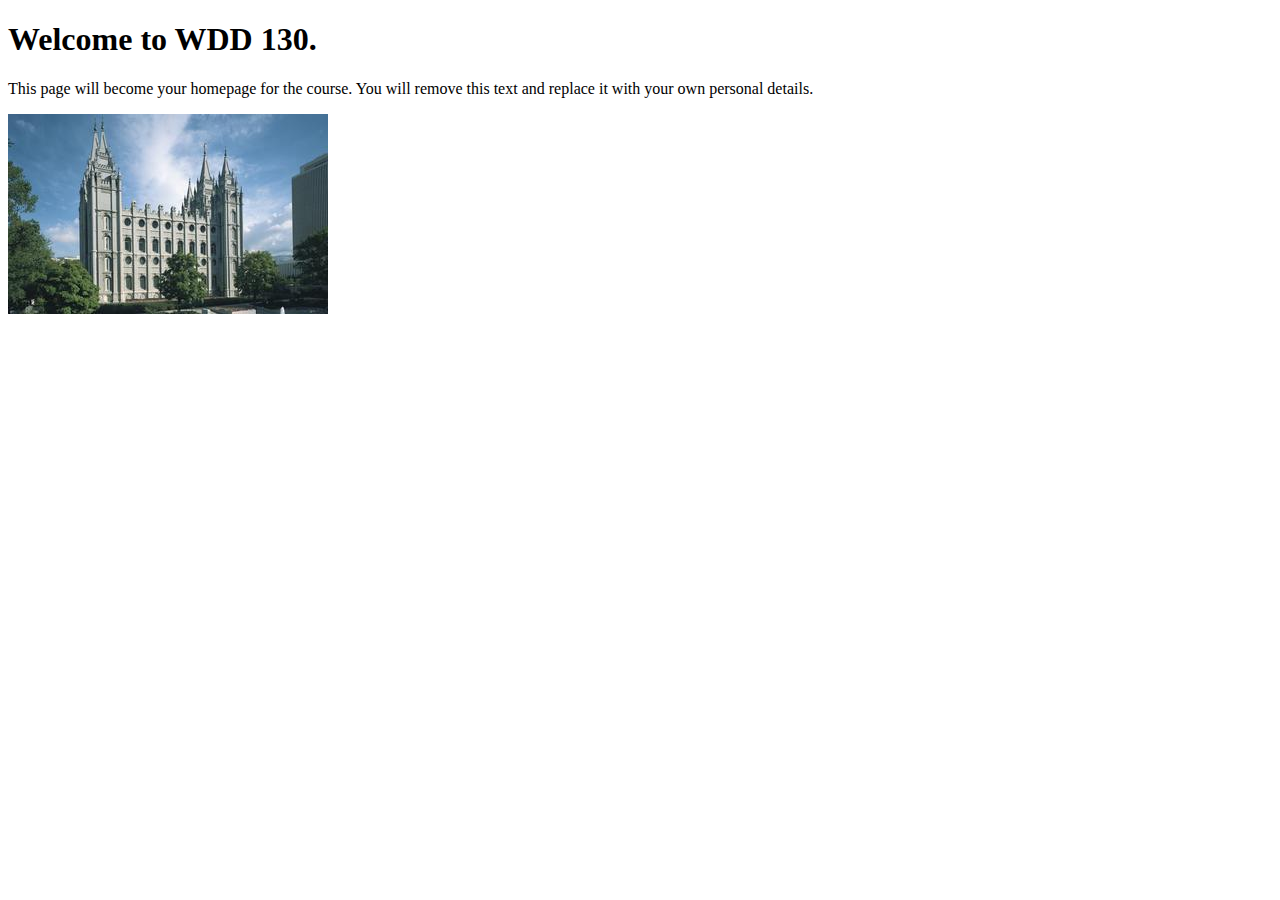
<file: index.html>
<!DOCTYPE html>
<html lang="en">
<head>
    <meta charset="UTF-8">
    <meta name="viewport" content="width=device-width, initial-scale=1.0">
    <title>WDD 130 | Personal Homepage</title>
</head>
<body>
    <h1>Welcome to WDD 130.</h1>
    <p>This page will become your homepage for the course. You will remove this text and replace it with your own personal details.</p>

    <img src="images/salt-lake-temple.jpg" alt="The Salt Lake Temple.">
</body>
</html>
</file>
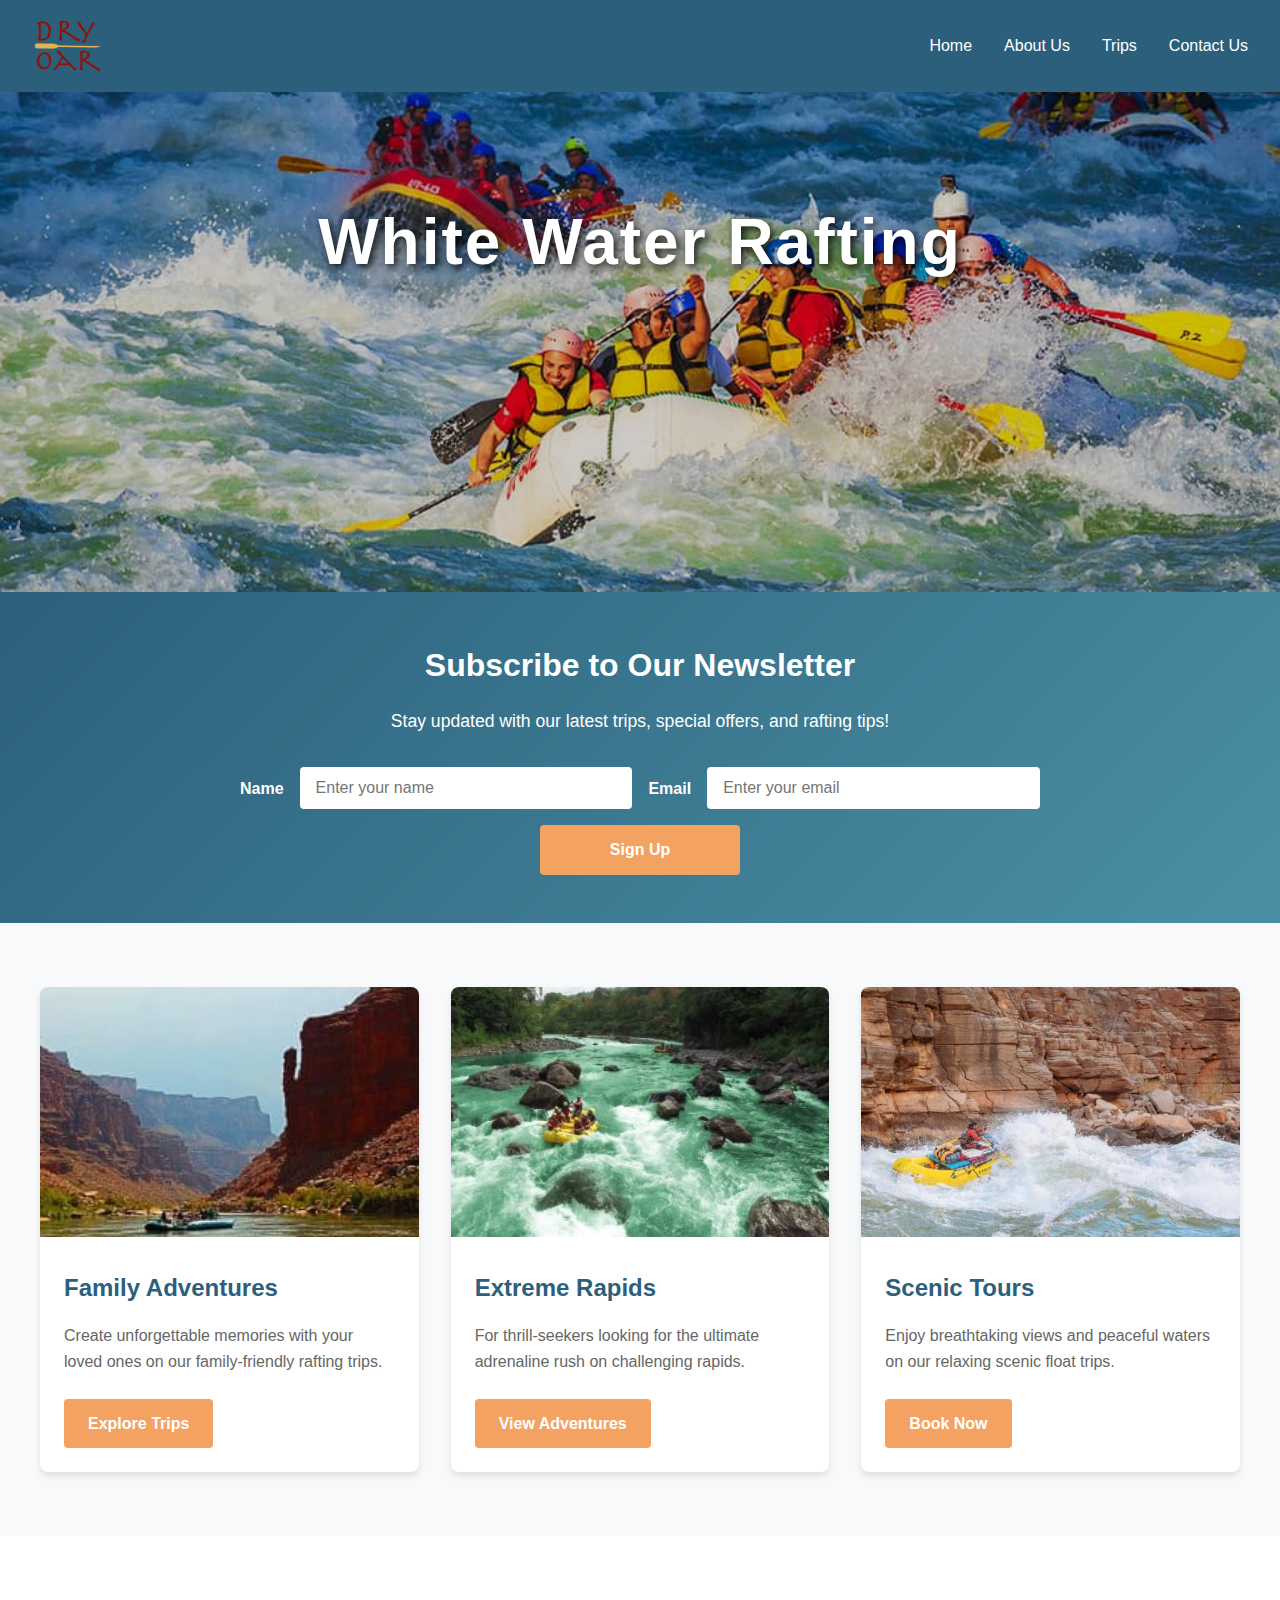
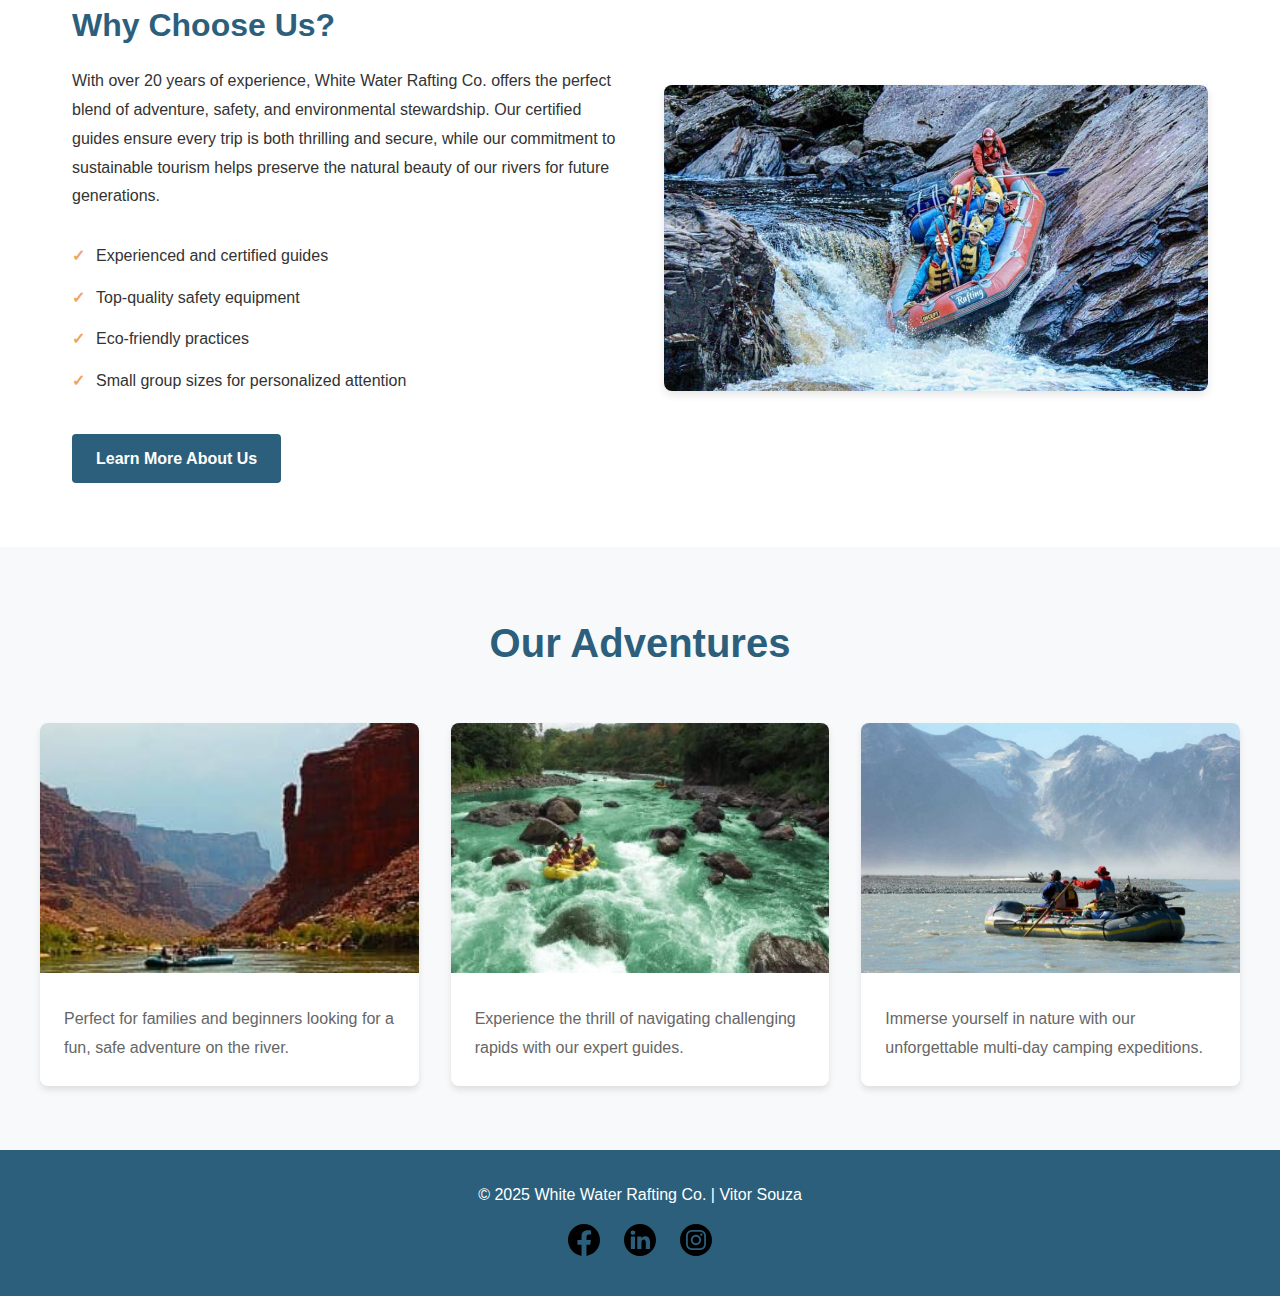
<file: wwr/index.html>
<!DOCTYPE html>
<html lang="en">

<head>
    <meta charset="UTF-8">
    <meta name="viewport" content="width=device-width, initial-scale=1.0">
    <meta name="description"
        content="Experience thrilling white water rafting adventures with our expert guides. Book your unforgettable rafting trip today!">
    <meta name="author" content="Vitor Souza">
    <title>Home - White Water Rafting Co.</title>
    <link rel="stylesheet" href="styles/rafting.css">
</head>

<body>
    <header>
        <img src="images/logo.png" alt="Rafting Company Logo" class="logo">
        <nav>
            <a href="index.html">Home</a>
            <a href="about.html">About Us</a>
            <a href="trips.html">Trips</a>
            <a href="contact.html">Contact Us</a>
        </nav>
    </header>

    <main>
        <div class="hero">
            <img src="images/hero-image.jpg" alt="White Water Rafting Adventure">
            <h1>White Water Rafting</h1>
        </div>

        <section class="newsletter">
            <div class="newsletter-content">
                <h2>Subscribe to Our Newsletter</h2>
                <p>Stay updated with our latest trips, special offers, and rafting tips!</p>
                <form action="subscribe.php" method="post" class="newsletter-form">
                    <label for="user-name">Name</label>
                    <input type="text" id="user-name" name="user-name" placeholder="Enter your name" required>

                    <label for="user-email">Email</label>
                    <input type="email" id="user-email" name="user-email" placeholder="Enter your email" required>

                    <button type="submit">Sign Up</button>
                </form>
            </div>
        </section>

        <section class="cta-section">
            <div class="cta-grid">
                <div class="cta-card">
                    <img src="images/adventure1.jpg" alt="Family Rafting">
                    <div class="cta-content">
                        <h3>Family Adventures</h3>
                        <p>Create unforgettable memories with your loved ones on our family-friendly rafting trips.</p>
                        <a href="trips.html" class="cta-button">Explore Trips</a>
                    </div>
                </div>
                <div class="cta-card">
                    <img src="images/adventure2.jpg" alt="Extreme Rafting">
                    <div class="cta-content">
                        <h3>Extreme Rapids</h3>
                        <p>For thrill-seekers looking for the ultimate adrenaline rush on challenging rapids.</p>
                        <a href="trips.html" class="cta-button">View Adventures</a>
                    </div>
                </div>
                <div class="cta-card">
                    <img src="images/adventure3.jpg" alt="Scenic Tours">
                    <div class="cta-content">
                        <h3>Scenic Tours</h3>
                        <p>Enjoy breathtaking views and peaceful waters on our relaxing scenic float trips.</p>
                        <a href="trips.html" class="cta-button">Book Now</a>
                    </div>
                </div>
            </div>
        </section>

        <section class="home-info">
            <div class="info-content">
                <div class="info-text">
                    <h2>Why Choose Us?</h2>
                    <p>With over 20 years of experience, White Water Rafting Co. offers the perfect blend of adventure,
                        safety, and environmental stewardship. Our certified guides ensure every trip is both thrilling
                        and
                        secure, while our commitment to sustainable tourism helps preserve the natural beauty of our
                        rivers
                        for future generations.</p>
                    <ul>
                        <li>Experienced and certified guides</li>
                        <li>Top-quality safety equipment</li>
                        <li>Eco-friendly practices</li>
                        <li>Small group sizes for personalized attention</li>
                    </ul>
                    <a href="about.html" class="learn-more">Learn More About Us</a>
                </div>
                <div class="info-image">
                    <img src="images/adventure4.jpg" alt="Professional Rafting Guide">
                </div>
            </div>
        </section>

        <section class="home-gallery">
            <h2>Our Adventures</h2>
            <div class="gallery-grid">
                <div class="gallery-item">
                    <img src="images/adventure1.jpg" alt="Family rafting on calm waters">
                    <p>Perfect for families and beginners looking for a fun, safe adventure on the river.</p>
                </div>
                <div class="gallery-item">
                    <img src="images/adventure2.jpg" alt="Exciting rapids adventure">
                    <p>Experience the thrill of navigating challenging rapids with our expert guides.</p>
                </div>
                <div class="gallery-item">
                    <img src="images/adventure5.jpg" alt="Multi-day expedition">
                    <p>Immerse yourself in nature with our unforgettable multi-day camping expeditions.</p>
                </div>
            </div>
        </section>
    </main>

    <footer>
        <p>&copy; 2025 White Water Rafting Co. | Vitor Souza</p>
        <nav class="sociallinks">
            <a href="https://facebook.com">
                <img src="images/facebook-icon.svg" alt="Facebook">
            </a>
            <a href="https://LinkedIn.com">
                <img src="images/linkedin-icon.svg" alt="LinkedIn">
            </a>
            <a href="https://instagram.com">
                <img src="images/instagram-icon.svg" alt="Instagram">
            </a>
        </nav>
    </footer>
</body>

</html>
</file>
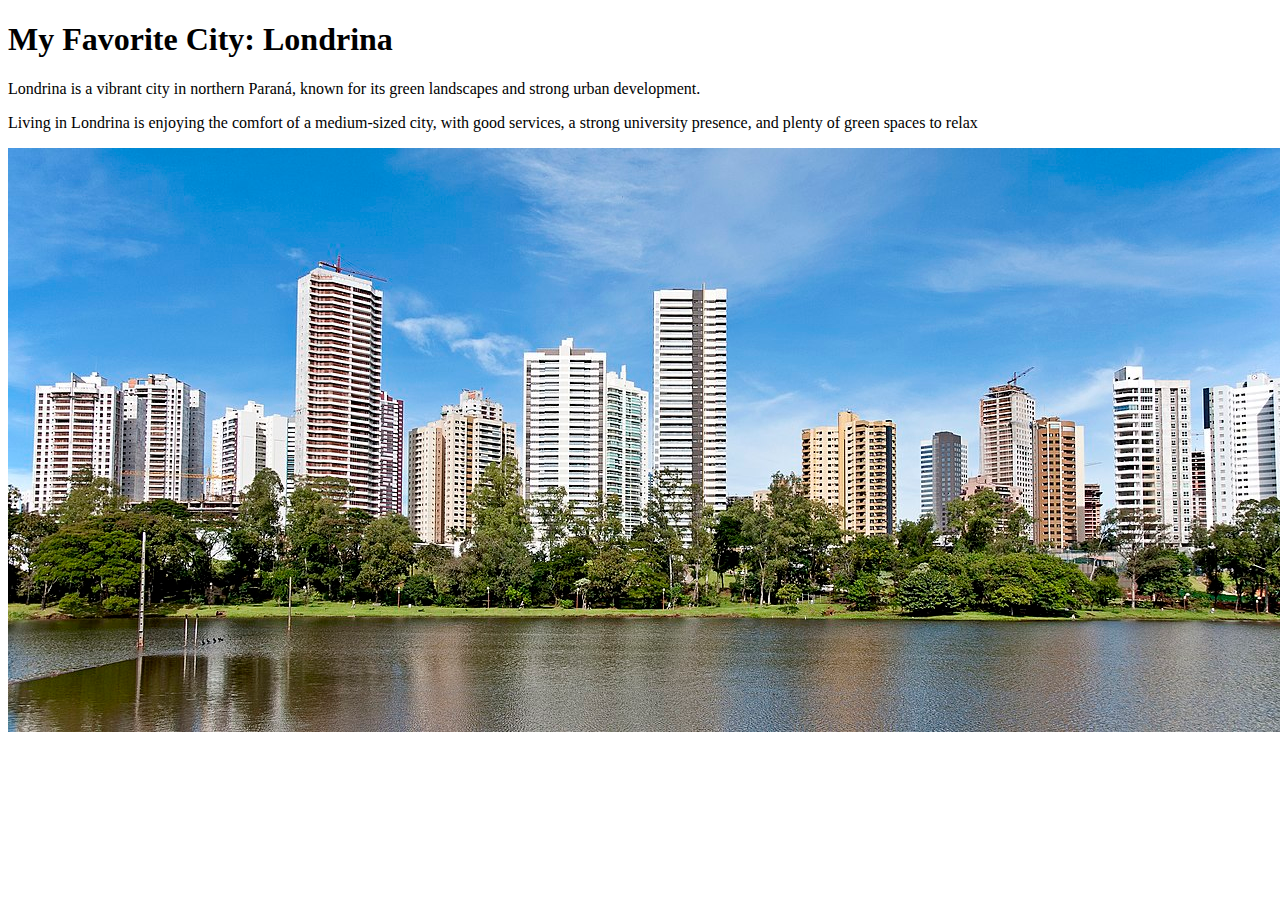
<file: week01/favorite-city.html>
<!DOCTYPE html>
<html lang="en">

<head>
    <meta charset="UTF-8">
    <meta name="viewport" content="width=device-width, initial-scale=1.0">
    <title>Londrina, PR</title>
</head>

<body>
    <h1>My Favorite City: Londrina</h1>

    <p>Londrina is a vibrant city in northern Paraná, known for its green landscapes and strong urban
        development.</p>

    <p>Living in Londrina is enjoying the comfort of a medium-sized city, with good services, a strong university
        presence, and
        plenty of green spaces to relax</p>

    <img src="images/igapo-lake.jpg" alt="Landscape of the Igapó Lake">

</body>

</html>
</file>
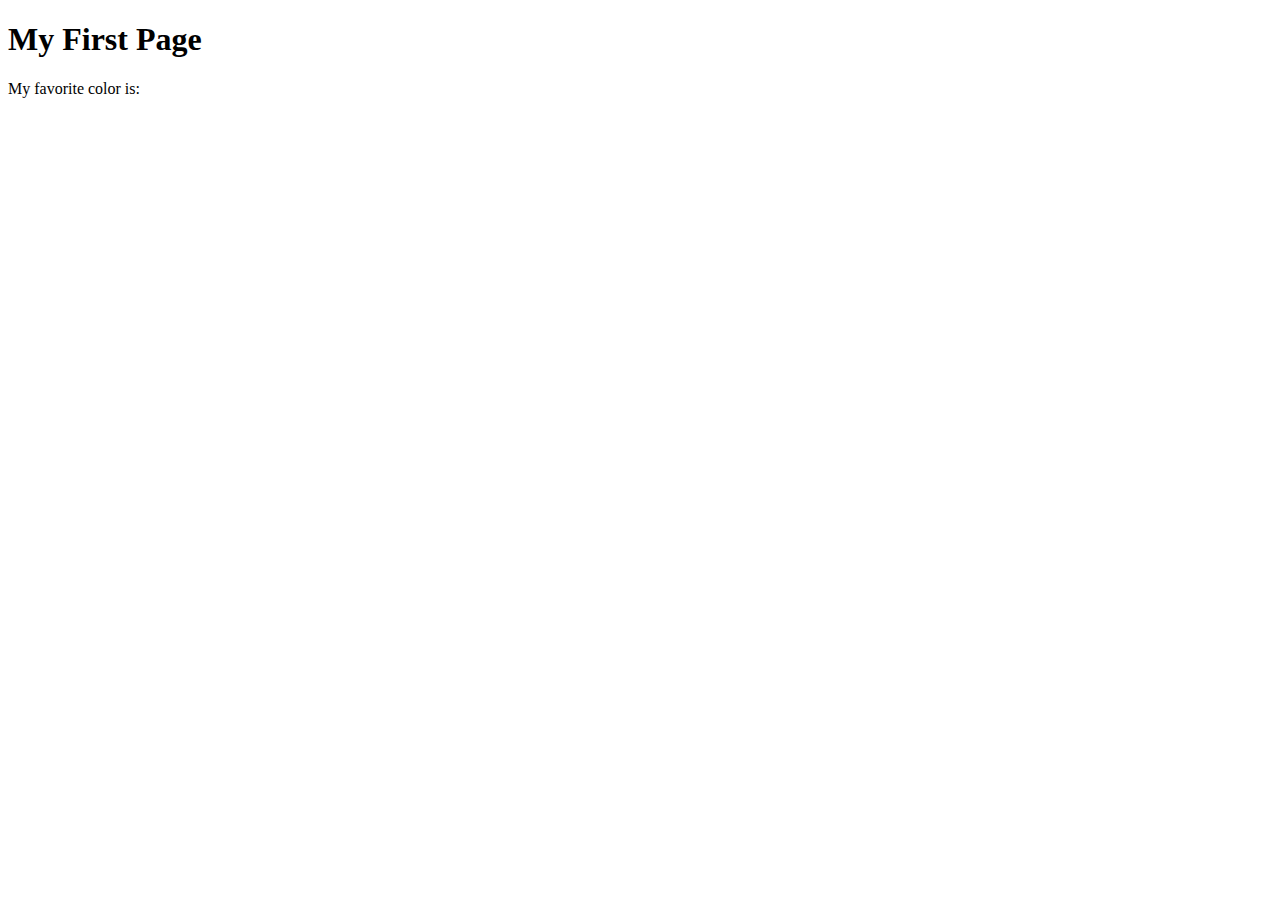
<file: week01/first-page.html>
<!DOCTYPE html>
<html lang="en">
<head>
    <meta charset="UTF-8">
    <meta name="viewport" content="width=device-width, initial-scale=1.0">
    <title>My First Page</title>
</head>
<body>
    <h1>My First Page</h1>
    <p>My favorite color is: </p>
</body>
</html>
</file>
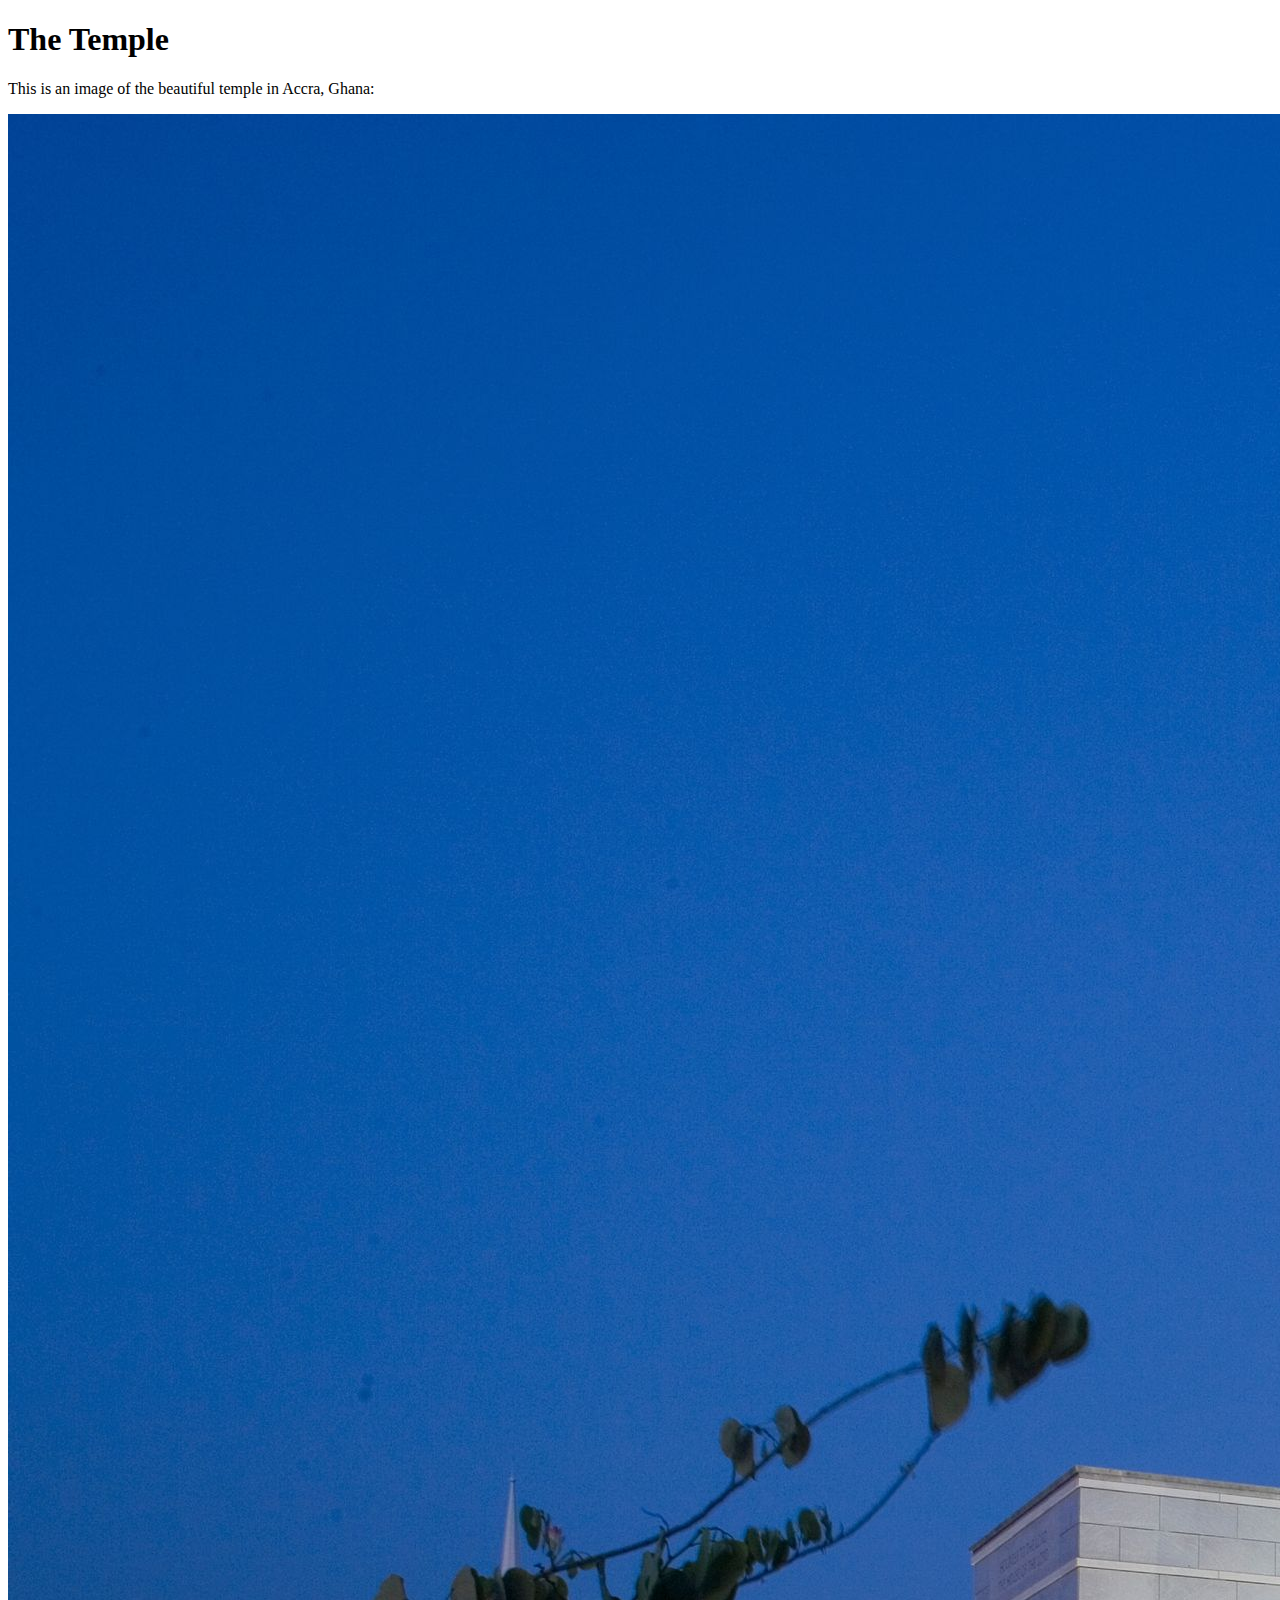
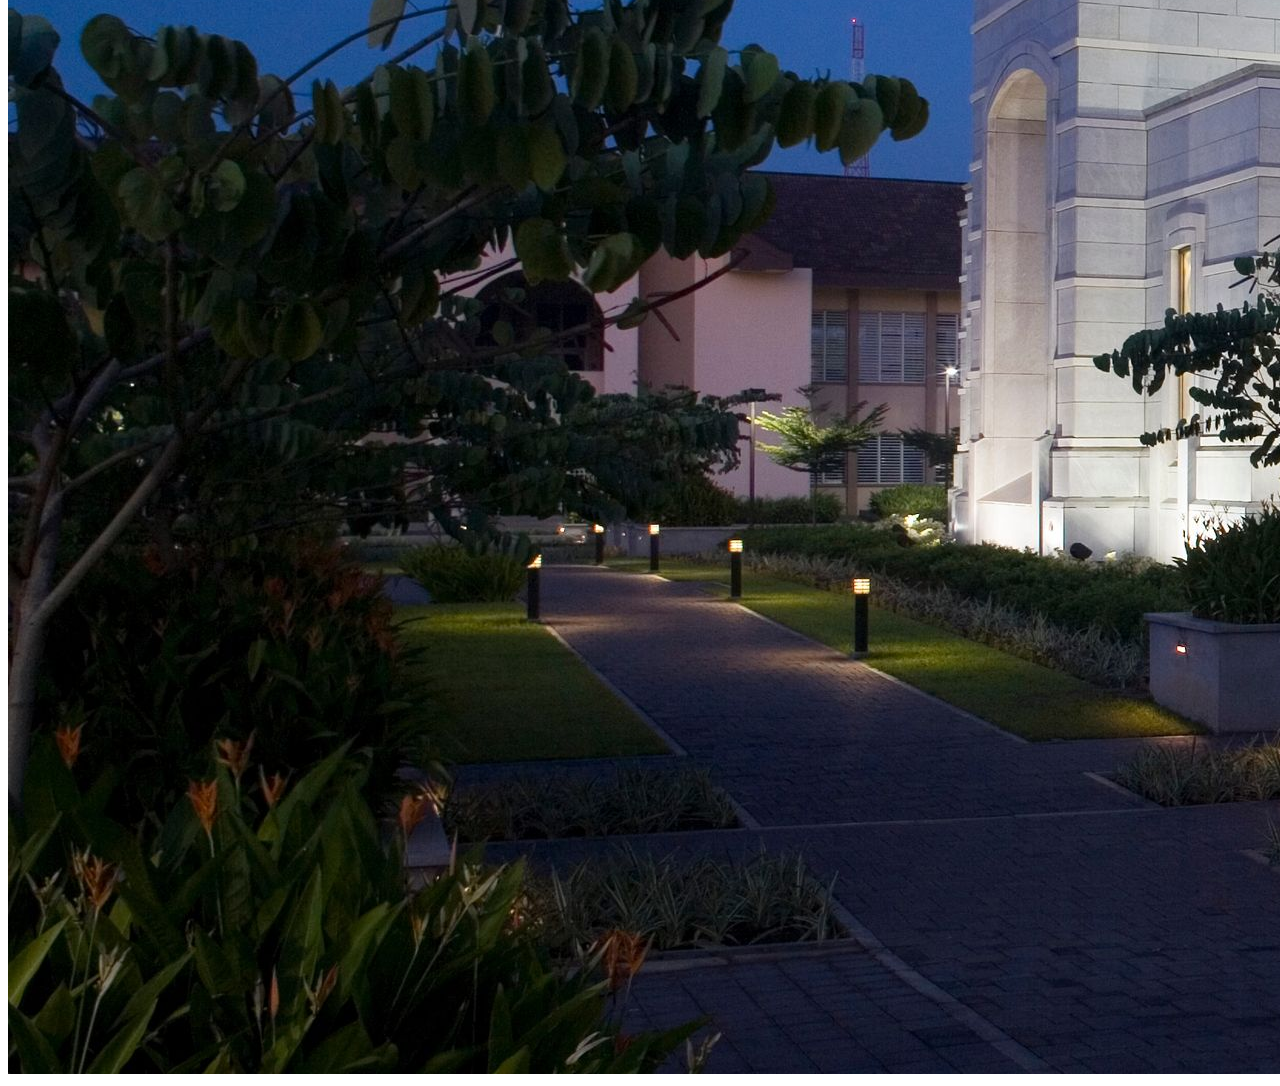
<file: week01/images.html>
<!DOCTYPE html>
<html lang="en">
<head>
    <meta charset="UTF-8">
    <meta name="viewport" content="width=device-width, initial-scale=1.0">
    <title>Temple Image</title>
</head>
<body>
    <h1>The Temple</h1>
    <p>This is an image of the beautiful temple in Accra, Ghana:</p>
    <img src="images/temple-large.jpeg" alt="The Accra Ghana Temple">
    
</body>
</html>
</file>
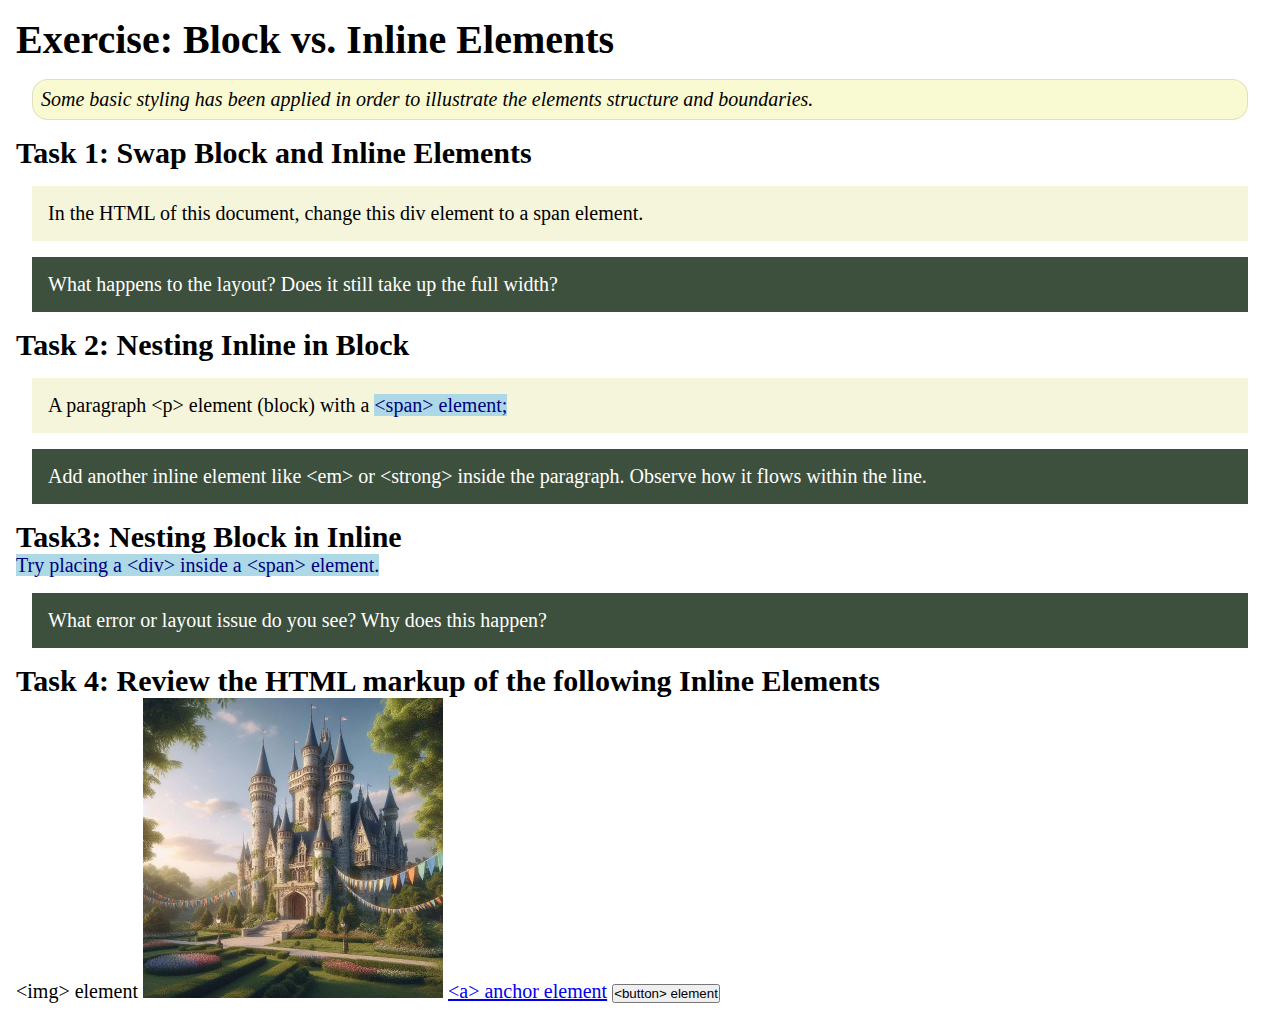
<file: week02/block-vs-inline.html>
<!DOCTYPE html>
<html lang="en">

<head>
    <meta charset="UTF-8">
    <meta name="viewport" content="width=device-width, initial-scale=1.0">
    <title>Exercise: Block vs. Inline Elements</title>
    <link rel="stylesheet" href="styles/block-vs-inline.css">
</head>

<body>
    <main>
        <h1>Exercise: Block vs. Inline Elements</h1>
        <p class="note">Some basic styling has been applied in order to illustrate the elements structure and
            boundaries.</p>

        <h2>Task 1: Swap Block and Inline Elements</h2>
        <div>In the HTML of this document, change this div element to a span element.</div>

        <p class="question">What happens to the layout? Does it still take up the full width?</p>

        <h2>Task 2: Nesting Inline in Block</h2>
        <p>A paragraph &lt;p&gt; element (block) with a <span>&lt;span&gt; element;</span></p>
        <p class="question">Add another inline element like &lt;em&gt; or &lt;strong&gt; inside the paragraph. Observe
            how it flows within the line.</p>

        <h2>Task3: Nesting Block in Inline</h2>
        <span>Try placing a &lt;div&gt; inside a &lt;span&gt; element.</span>
            <p class="question">What error or layout issue do you see? Why does this happen?</p>


            <h2>Task 4: Review the HTML markup of the following Inline Elements</h2>
        &lt;img&gt; element
        <img src="images/castle.webp" alt="placeholder image (images are inline)" width="300" height="300">
        <a href="https://churchofjesuschrist.org">&lt;a&gt; anchor element</a>
        <button type="button">&lt;button&gt; element</button>
    </main>
</body>

</html>
</file>
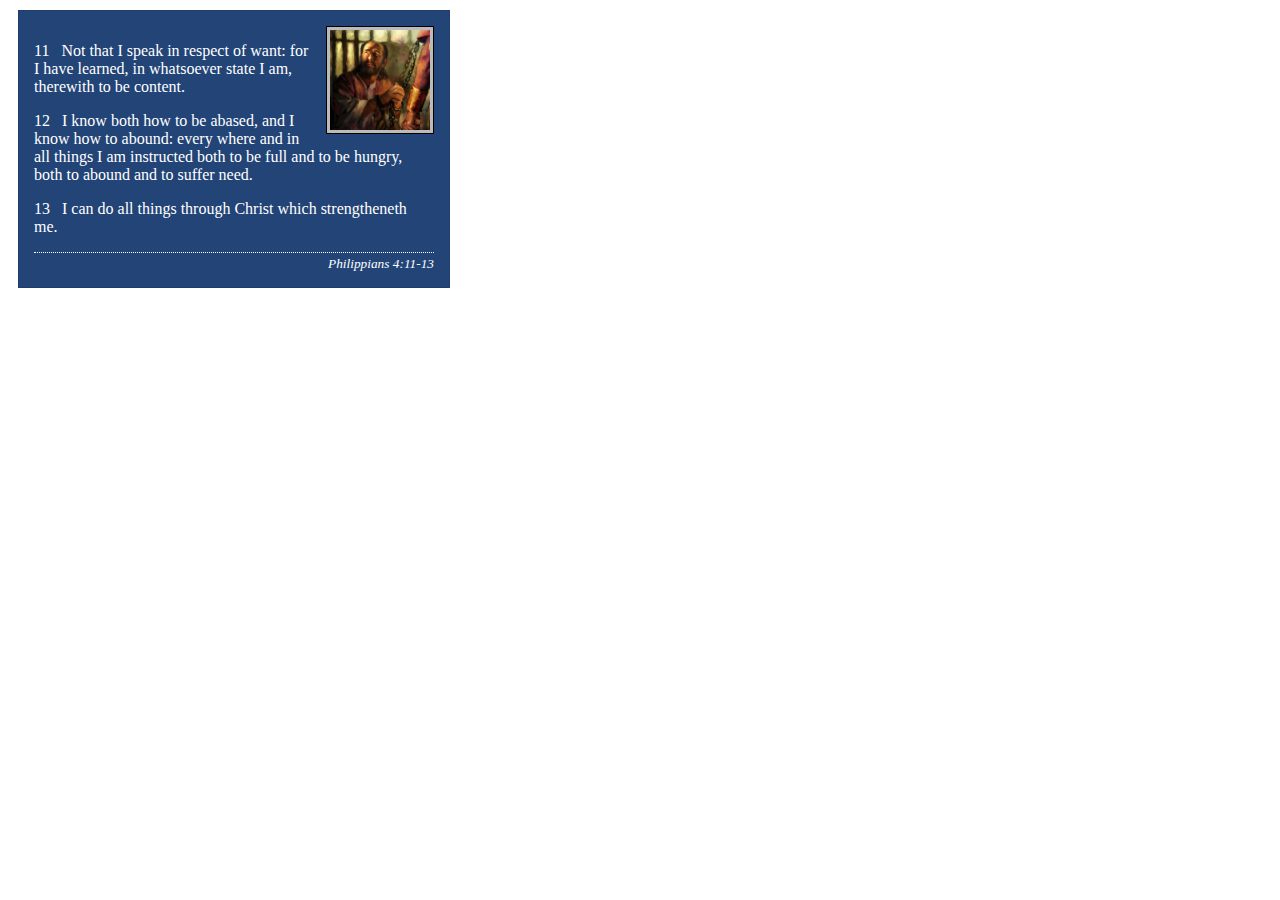
<file: week02/box-model-solution.html>
<!DOCTYPE html>
<html lang="en">
<head>
    <meta charset="UTF-8">
    <meta name="viewport" content="width=device-width, initial-scale=1.0">
    <title>Box Model Activity</title>
    <link rel="stylesheet" href="styles/box-model-solution.css">
</head>
<body>
    <main>
        <div class="callout">
            <img src="images/apostle-paul-imprisoned.webp" alt="Paul the Apostle - Imprisoned in Rome" width="200" height="200">
            <blockquote>
                <p>11 &nbsp; Not that I speak in respect of want: for I have learned, in whatsoever state I am, therewith to be content.</p>
                <p>12 &nbsp; I know both how to be abased, and I know how to abound: every where and in all things I am instructed both to be full and to be hungry, both to abound and to suffer need.</p>
                <p>13 &nbsp; I can do all things through Christ which strengtheneth me.</p>
            </blockquote>
            <cite>Philippians 4:11-13</cite>
        </div>
    </main>
</body>
</html>
</file>
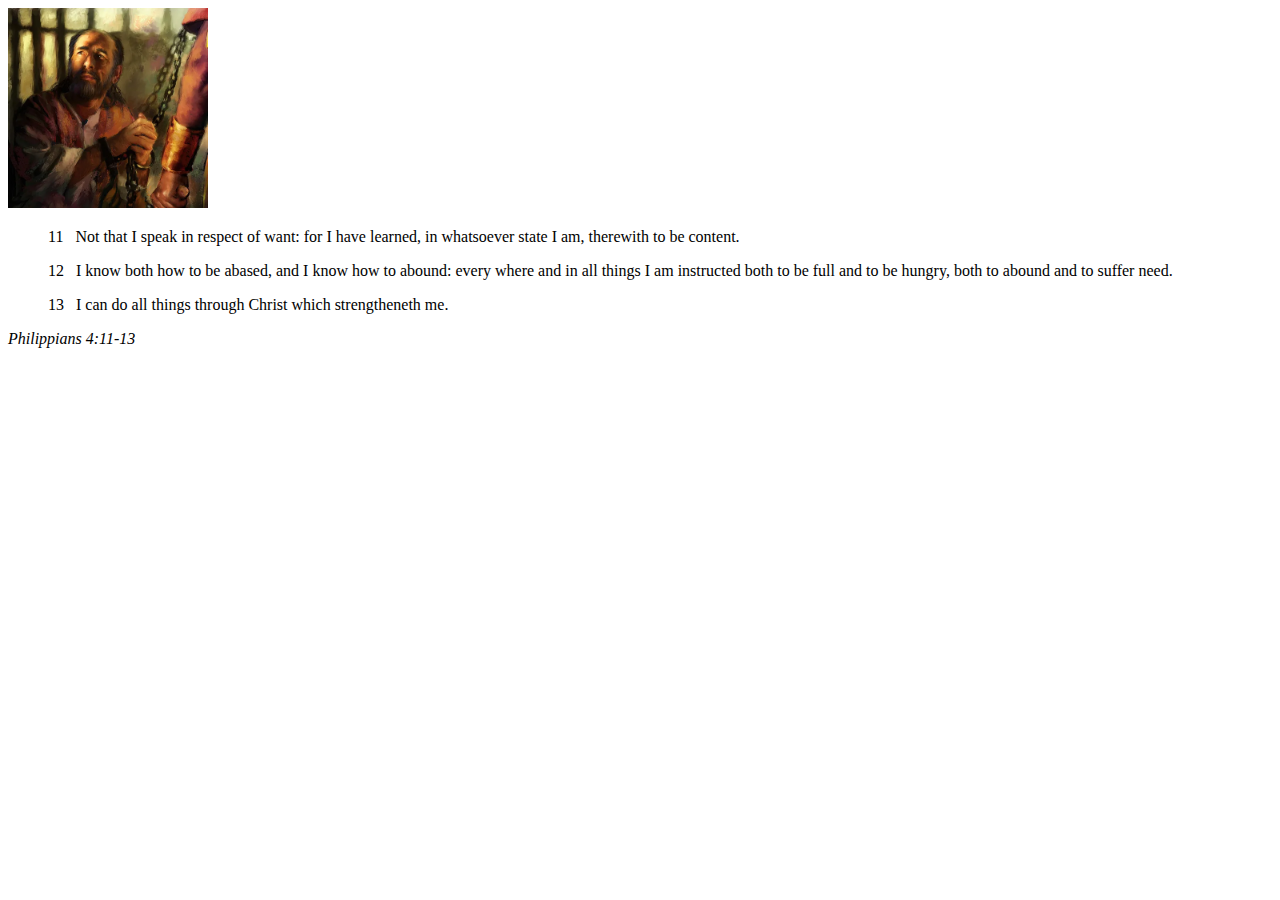
<file: week02/box-model.html>
<!DOCTYPE html>
<html lang="en">
<head>
    <meta charset="UTF-8">
    <meta name="viewport" content="width=device-width, initial-scale=1.0">
    <title>Box Model Activity</title>
</head>
<body>
    <main>
        <div class="callout">
            <img src="images/apostle-paul-imprisoned.webp" alt="Paul the Apostle - Imprisoned in Rome" width="200" height="200">
            <blockquote>
                <p>11 &nbsp; Not that I speak in respect of want: for I have learned, in whatsoever state I am, therewith to be content.</p>
                <p>12 &nbsp; I know both how to be abased, and I know how to abound: every where and in all things I am instructed both to be full and to be hungry, both to abound and to suffer need.</p>
                <p>13 &nbsp; I can do all things through Christ which strengtheneth me.</p>
            </blockquote>
            <cite>Philippians 4:11-13</cite>
        </div>
    </main>
</body>
</html>
</file>
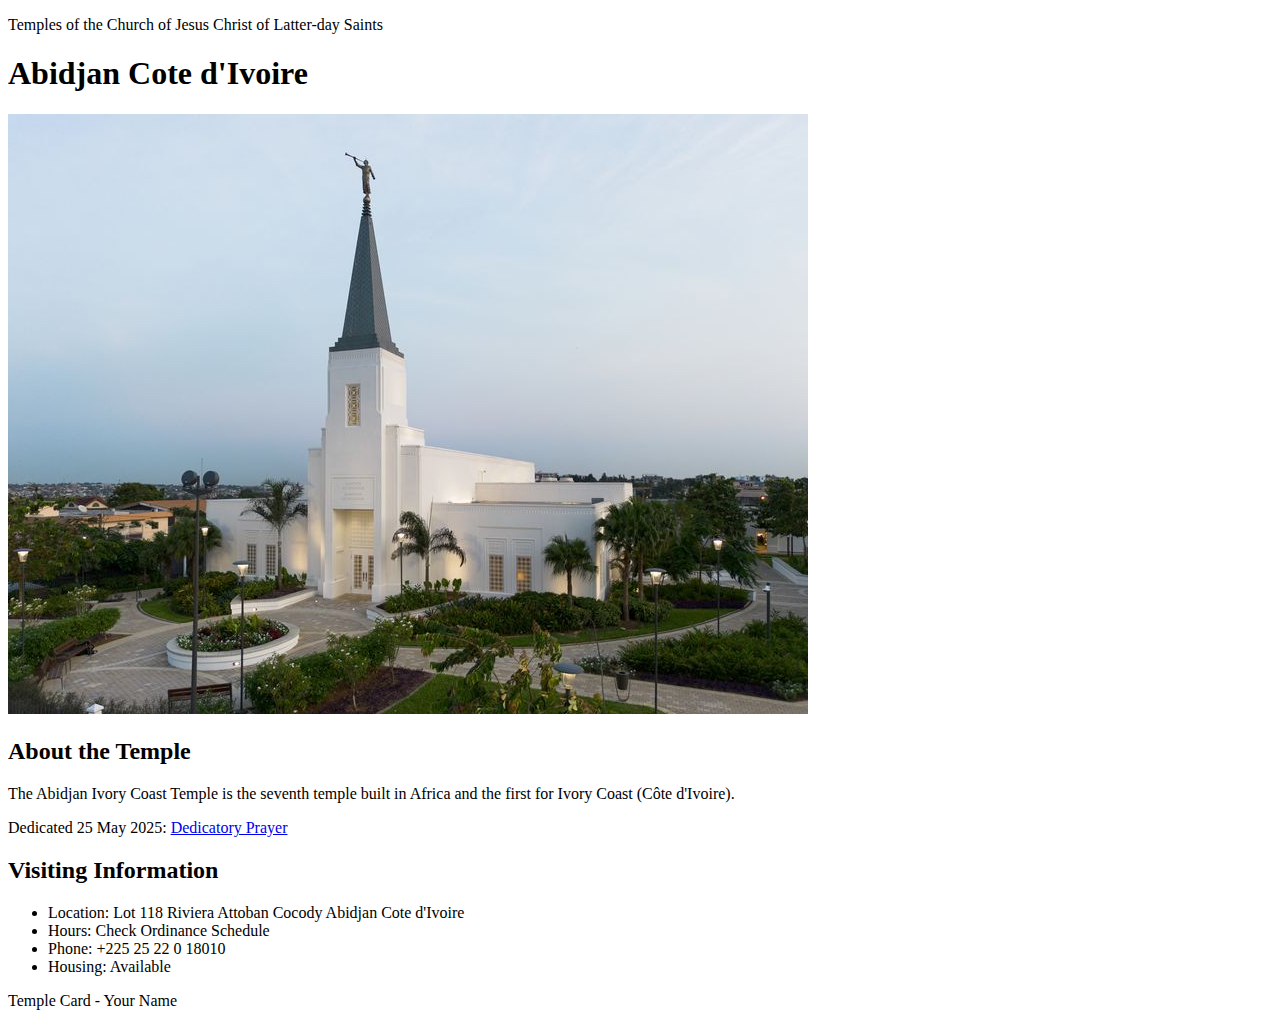
<file: week02/temple.html>
<!DOCTYPE html>
<html lang="en">

<head>
    <meta charset="UTF-8">
    <meta name="viewport" content="width=device-width, initial-scale=1.0">
    <title>Temple Card - Abidjan Cote d'Ivoire</title>
</head>

<body>
    <header>
        <p>Temples of the Church of Jesus Christ of Latter-day Saints</p>
    </header>
    <main>
        <h1>Abidjan Cote d'Ivoire</h1>
        <picture>
            <img src="images/abidjan-ivory-coast.jpeg" alt="Abidjan Cote d'Ivoire Temple">
        </picture>
        <section>
            <h2>About the Temple</h2>
            <p>The Abidjan Ivory Coast Temple is the seventh temple built in Africa and the first for Ivory Coast (Côte
                d'Ivoire).</p>
            <p>Dedicated 25 May 2025: <a
                    href="https://www.churchofjesuschrist.org/temples/dedicatory-prayer/abidjan-ivory-coast-temple/2025-05-25?lang=eng"
                    target="_blank" rel="noopener noreferrer">Dedicatory Prayer</a></p>
        </section>
        <section>
            <h2>Visiting Information</h2>
            <ul>
                <li>Location: Lot 118 Riviera Attoban Cocody Abidjan Cote d'Ivoire</li>
                <li>Hours: Check Ordinance Schedule</li>
                <li>Phone: +225 25 22 0 18010</li>
                <li>Housing: Available</li>
            </ul>
        </section>
    </main>
    <footer>
        <p>Temple Card - Your Name</p>
    </footer>
</body>

</html>
</file>
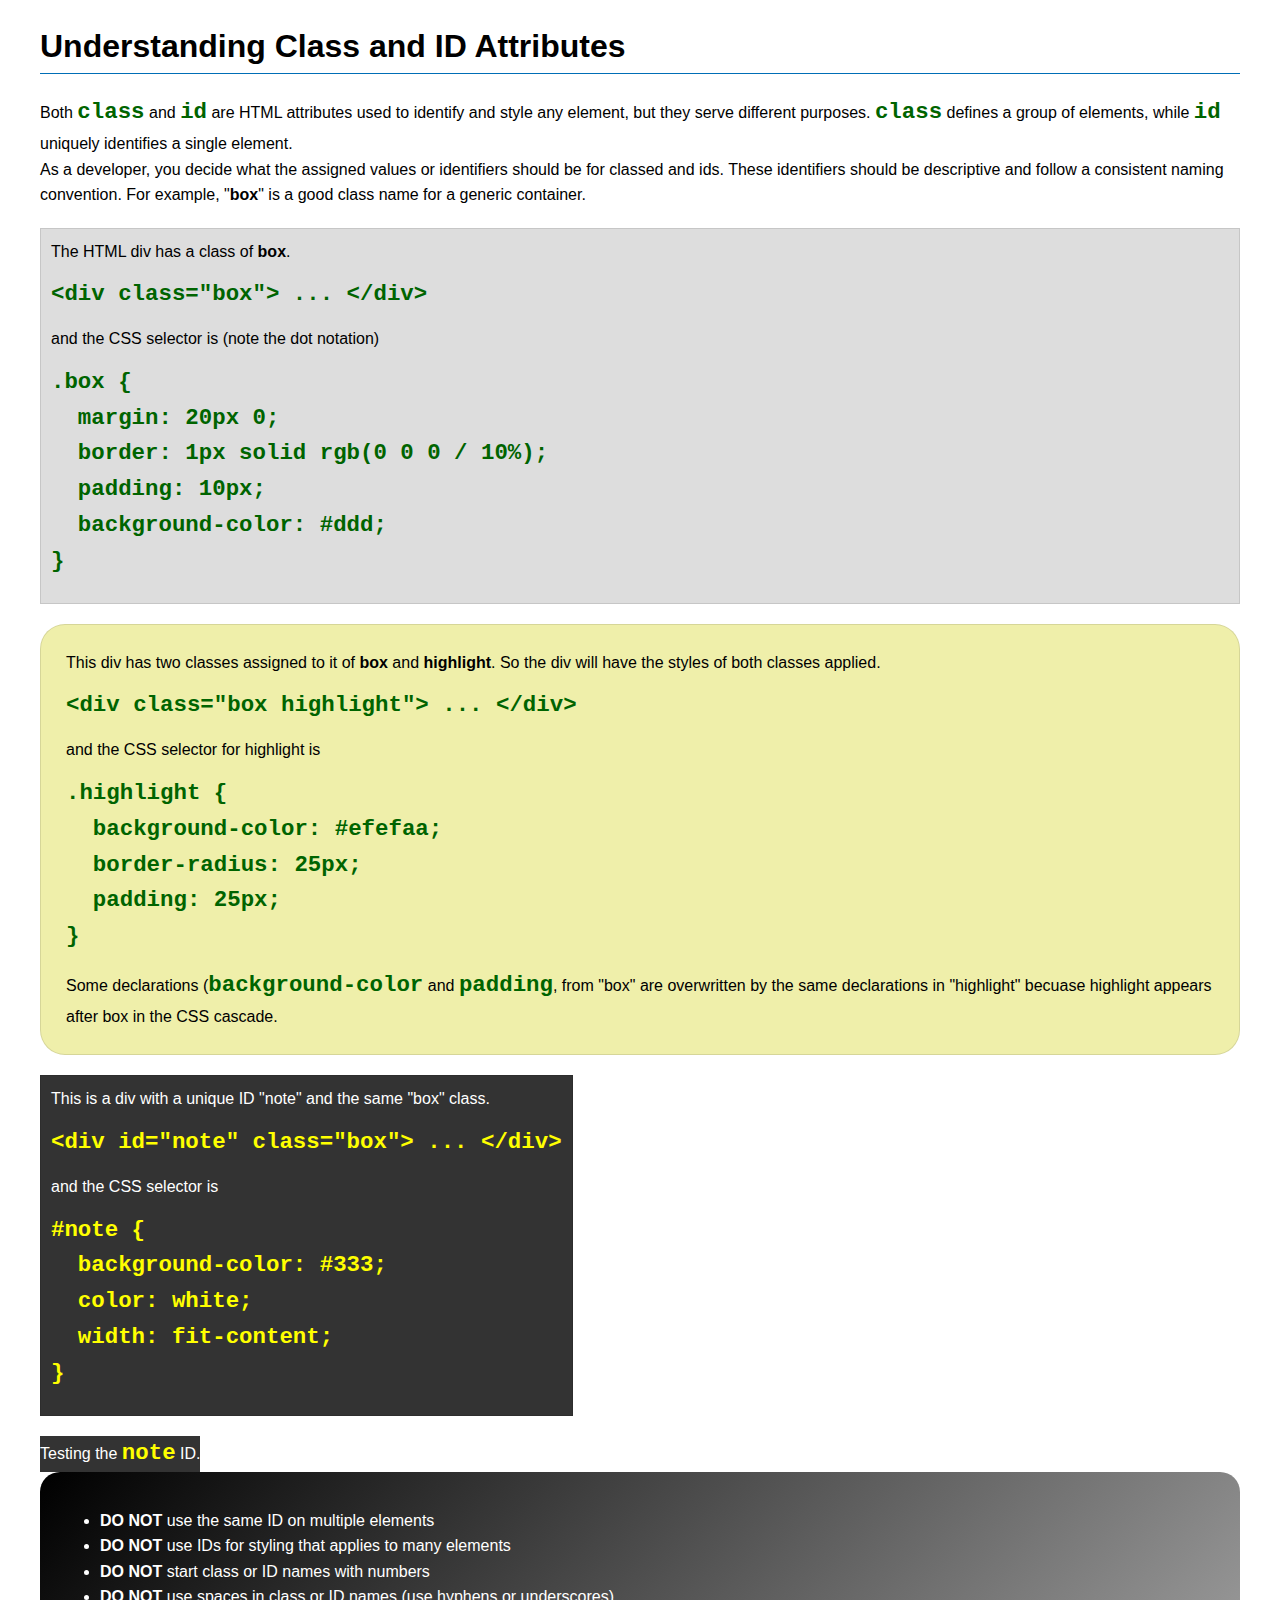
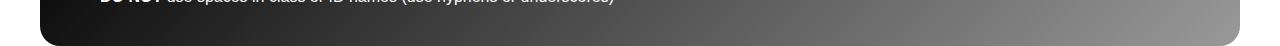
<file: week03/class-and-id.html>
<!DOCTYPE html>
<html lang="en">

<head>
    <meta charset="UTF-8">
    <meta name="viewport" content="width=device-width, initial-scale=1.0">
    <title>Class vs ID Attributes</title>
    <link rel="stylesheet" href="styles/class-and-id.css">
</head>

<body>
    <h1>Understanding Class and ID Attributes</h1>
    <p>Both <code>class</code> and <code>id</code> are HTML attributes used to identify and style any element, but they
        serve different purposes. <code>class</code> defines a group of elements, while <code>id</code> uniquely
        identifies a single element.</p>
    <p>As a developer, you decide what the assigned values or identifiers should be for classed and ids. These
        identifiers should be
        descriptive and follow a consistent naming convention. For example, "<strong>box</strong>" is a good class name
        for a generic container.</p>
    <div class="box">
        <p>The HTML div has a class of <strong>box</strong>.</p>
        <pre><code class="html">&lt;div class="box"&gt; ... &lt;/div&gt;</code></pre>
        and the CSS selector is (note the dot notation)
        <pre><code class="css">.box {
  margin: 20px 0;
  border: 1px solid rgb(0 0 0 / 10%);
  padding: 10px;
  background-color: #ddd; 
}</code></pre>
    </div>

    <div class="box highlight">
        <p>This div has two classes assigned to it of <strong>box</strong> and <strong>highlight</strong>. So the div
            will have the styles of both classes applied.</p>
        <pre><code class="html">&lt;div class="box highlight"&gt; ... &lt;/div&gt;</code></pre>
        and the CSS selector for highlight is
        <pre><code class="css">.highlight {
  background-color: #efefaa;
  border-radius: 25px;
  padding: 25px;
}</code></pre>
<p>Some declarations (<code>background-color</code> and <code>padding</code>, from "box" are overwritten by the same declarations in "highlight" becuase highlight appears after box in the CSS cascade.</p>
    </div>

    <div id="note" class="box">
        <p>This is a div with a unique ID "note" and the same "box" class.</p>
        <pre><code class="html">&lt;div id="note" class="box"&gt; ... &lt;/div&gt;</code></pre>
        and the CSS selector is
        <pre><code class="css">#note {
  background-color: #333;
  color: white;
  width: fit-content;
}</code></pre>
    </div>

    <div id="note">
        <p>Testing the <code>note</code> ID.</p>
    </div>

    <section id="best-practice">
        <ul>
            <li><strong>DO NOT</strong> use the same ID on multiple elements</li>
            <li><strong>DO NOT</strong> use IDs for styling that applies to many elements</li>
            <li><strong>DO NOT</strong> start class or ID names with numbers</li>
            <li><strong>DO NOT</strong> use spaces in class or ID names (use hyphens or underscores)</li>
        </ul>
    </section>




</body>

</html>
</file>
<file: wwr/styles/rafting.css>
:root {
    --primary-color: #2c5f7c;
    --secondary-color: #4a90a4;
    --accent-color: #f4a261;
    --text-color: #333;
    --light-bg: #f8f9fa;
    --white: #ffffff;
}

* {
    margin: 0;
    padding: 0;
    box-sizing: border-box;
}

.visually-hidden {
    position: absolute;
    width: 1px;
    height: 1px;
    margin: -1px;
    padding: 0;
    overflow: hidden;
    clip: rect(0, 0, 0, 0);
    border: 0;
}

body {
    font-family: 'Roboto', sans-serif;
    color: var(--text-color);
    line-height: 1.6;
}

header {
    display: flex;
    justify-content: space-between;
    align-items: center;
    padding: 1rem 2rem;
    background-color: var(--primary-color);
    color: var(--white);
}

.logo {
    height: 60px;
    width: auto;
}

nav {
    display: flex;
    gap: 2rem;
}

nav a {
    color: var(--white);
    text-decoration: none;
    font-weight: 500;
    transition: color 0.3s;
}

nav a:hover {
    color: var(--accent-color);
}

.hero {
    position: relative;
    width: 100%;
    height: 500px;
    overflow: hidden;
    background-color: #1a1a1a;
}

.hero img {
    width: 100%;
    height: 100%;
    object-fit: cover;
    object-position: center;
    filter: brightness(0.8);
}

.hero h1 {
    position: absolute;
    top: 30%;
    left: 50%;
    transform: translate(-50%, -50%);
    color: var(--white);
    font-size: 4rem;
    font-family: 'Montserrat', sans-serif;
    font-weight: 700;
    text-shadow: 3px 3px 8px rgba(0, 0, 0, 0.9);
    margin: 0;
    letter-spacing: 2px;
    white-space: nowrap;
}

.hero-message {
    position: absolute;
    bottom: 50px;
    left: 50px;
    background-color: rgba(255, 255, 255, 0.97);
    padding: 2rem;
    max-width: 420px;
    display: flex;
    gap: 1.5rem;
    align-items: center;
    box-shadow: 0 4px 12px rgba(0, 0, 0, 0.3);
    border-radius: 8px;
}

.hero-message p {
    font-size: 1rem;
    line-height: 1.7;
    margin: 0;
    color: var(--text-color);
}

.hero-message img {
    width: 120px;
    height: 120px;
    object-fit: cover;
    border-radius: 8px;
    flex-shrink: 0;
    filter: brightness(1);
}


.newsletter {
    background: linear-gradient(135deg, var(--primary-color), var(--secondary-color));
    padding: 3rem 2rem;
}

.newsletter-content {
    max-width: 800px;
    margin: 0 auto;
    text-align: center;
}

.newsletter h2 {
    color: var(--white);
    font-family: 'Montserrat', sans-serif;
    font-size: 2rem;
    margin-bottom: 1rem;
}

.newsletter p {
    color: var(--white);
    margin-bottom: 2rem;
    font-size: 1.1rem;
}

.newsletter-form {
    display: grid;
    grid-template-columns: auto 1fr auto 1fr;
    gap: 1rem;
    align-items: center;
    max-width: 800px;
    margin: 0 auto;
}

.newsletter-form label {
    color: var(--white);
    font-weight: 600;
}

.newsletter-form input {
    padding: 0.75rem 1rem;
    border: none;
    border-radius: 4px;
    font-size: 1rem;
}

.newsletter-form button {
    grid-column: 1 / -1;
    background-color: var(--accent-color);
    color: var(--white);
    padding: 0.75rem 2rem;
    border: none;
    border-radius: 4px;
    font-weight: 600;
    cursor: pointer;
    transition: background-color 0.3s;
    max-width: 200px;
    margin: 0 auto;
    width: 100%;
}

.newsletter-form button:hover {
    background-color: #e38e4a;
}


.cta-section {
    padding: 4rem 2rem;
    background-color: var(--light-bg);
}

.cta-grid {
    display: grid;
    grid-template-columns: repeat(3, 1fr);
    gap: 2rem;
    max-width: 1200px;
    margin: 0 auto;
}

.cta-card {
    background-color: var(--white);
    border-radius: 8px;
    overflow: hidden;
    box-shadow: 0 4px 6px rgba(0, 0, 0, 0.1);
    transition: transform 0.3s, box-shadow 0.3s;
}

.cta-card:hover {
    transform: translateY(-5px);
    box-shadow: 0 8px 12px rgba(0, 0, 0, 0.15);
}

.cta-card img {
    width: 100%;
    height: 250px;
    object-fit: cover;
}

.cta-content {
    padding: 1.5rem;
}

.cta-content h3 {
    color: var(--primary-color);
    font-family: 'Montserrat', sans-serif;
    font-size: 1.5rem;
    margin-bottom: 1rem;
}

.cta-content p {
    margin-bottom: 1.5rem;
    color: #666;
}

.cta-button {
    display: inline-block;
    background-color: var(--accent-color);
    color: var(--white);
    padding: 0.75rem 1.5rem;
    text-decoration: none;
    border-radius: 4px;
    font-weight: 600;
    transition: background-color 0.3s;
}

.cta-button:hover {
    background-color: #e38e4a;
}


.home-info {
    padding: 4rem 2rem;
    max-width: 1200px;
    margin: 0 auto;
}

.info-content {
    display: grid;
    grid-template-columns: 1fr 1fr;
    gap: 3rem;
    align-items: center;
}

.info-text h2 {
    font-family: 'Montserrat', sans-serif;
    color: var(--primary-color);
    font-size: 2rem;
    margin-bottom: 1rem;
}

.info-text p {
    margin-bottom: 1.5rem;
    line-height: 1.8;
}

.info-text ul {
    list-style: none;
    margin-bottom: 2rem;
}

.info-text ul li {
    padding: 0.5rem 0;
    padding-left: 1.5rem;
    position: relative;
}

.info-text ul li:before {
    content: "✓";
    position: absolute;
    left: 0;
    color: var(--accent-color);
    font-weight: bold;
}

.learn-more {
    display: inline-block;
    background-color: var(--primary-color);
    color: var(--white);
    padding: 0.75rem 1.5rem;
    text-decoration: none;
    border-radius: 4px;
    font-weight: 600;
    transition: background-color 0.3s;
}

.learn-more:hover {
    background-color: var(--secondary-color);
}

.info-image img {
    width: 100%;
    height: auto;
    border-radius: 8px;
    box-shadow: 0 4px 8px rgba(0, 0, 0, 0.1);
    transition: transform 0.3s, box-shadow 0.3s;
}

.trip-card:hover {
    transform: translateY(-5px);
    box-shadow: 0 8px 16px rgba(0, 0, 0, 0.15);
}

.trip-card img {
    width: 100%;
    height: 100%;
    object-fit: cover;
}

.trip-details {
    padding: 2rem;
}

.trip-details h3 {
    font-family: 'Montserrat', sans-serif;
    color: var(--primary-color);
    font-size: 1.8rem;
    margin-bottom: 1rem;
}

.trip-meta {
    display: flex;
    gap: 1rem;
    margin-bottom: 1.5rem;
    flex-wrap: wrap;
}

.trip-meta span {
    padding: 0.4rem 0.8rem;
    border-radius: 4px;
    font-size: 0.9rem;
    font-weight: 600;
}

.difficulty {
    color: var(--white);
}

.difficulty.easy {
    background-color: #28a745;
}

.difficulty.moderate {
    background-color: #ffc107;
    color: var(--text-color);
}

.difficulty.challenging {
    background-color: #fd7e14;
}

.difficulty.extreme {
    background-color: #dc3545;
}

.duration {
    background-color: var(--light-bg);
    color: var(--text-color);
}

.price {
    background-color: var(--accent-color);
    color: var(--white);
}

.trip-details p {
    margin-bottom: 1.5rem;
    line-height: 1.8;
}

.trip-features {
    list-style: none;
    margin-bottom: 1.5rem;
}

.trip-features li {
    padding: 0.5rem 0;
    padding-left: 1.5rem;
    position: relative;
}

.trip-features li:before {
    content: "✓";
    position: absolute;
    left: 0;
    color: var(--accent-color);
    font-weight: bold;
}

.book-button {
    display: inline-block;
    background-color: var(--accent-color);
    color: var(--white);
    padding: 0.75rem 2rem;
    text-decoration: none;
    border-radius: 4px;
    font-weight: 600;
    transition: background-color 0.3s;
}

.book-button:hover {
    background-color: #e38e4a;
}

.trip-info {
    background-color: var(--light-bg);
    padding: 4rem 2rem;
    margin-top: 3rem;
}

.trip-info h2 {
    font-family: 'Montserrat', sans-serif;
    color: var(--primary-color);
    font-size: 2rem;
    text-align: center;
    margin-bottom: 3rem;
}

.info-blocks {
    display: grid;
    grid-template-columns: repeat(3, 1fr);
    gap: 2rem;
    max-width: 1200px;
    margin: 0 auto;
}

.info-block {
    background-color: var(--white);
    padding: 2rem;
    border-radius: 8px;
    box-shadow: 0 2px 4px rgba(0, 0, 0, 0.1);
}

.info-block h3 {
    font-family: 'Montserrat', sans-serif;
    color: var(--primary-color);
    font-size: 1.3rem;
    margin-bottom: 1rem;
}

.info-block ul {
    list-style: none;
}

.info-block ul li {
    padding: 0.5rem 0;
    padding-left: 1.5rem;
    position: relative;
}

.info-block ul li:before {
    content: "•";
    position: absolute;
    left: 0;
    color: var(--accent-color);
    font-weight: bold;
}

.history {
    padding: 4rem 2rem;
    max-width: 1200px;
    margin: 0 auto;
}

.history h2 {
    font-family: 'Montserrat', sans-serif;
    color: var(--primary-color);
    font-size: 2rem;
    margin-bottom: 2rem;
    text-align: center;
}

.history-content {
    display: grid;
    grid-template-columns: 1fr 1fr 1fr;
    gap: 2rem;
    align-items: center;
}

.history-image img {
    width: 100%;
    height: auto;
    border-radius: 8px;
}

.history-text p {
    line-height: 1.8;
}


.adventure {
    background-color: var(--light-bg);
    padding: 4rem 2rem;
    text-align: center;
}

.adventure h2 {
    font-family: 'Montserrat', sans-serif;
    color: var(--primary-color);
    font-size: 2rem;
    text-align: center;
    margin-bottom: 3rem;
}

.adventure-grid {
    display: grid;
    grid-template-columns: repeat(auto-fit, minmax(250px, 1fr));
    gap: 2rem;
    max-width: 1200px;
    margin: 0 auto;
}

.adventure-grid figure {
    position: relative;
    overflow: hidden;
    border-radius: 8px;
    box-shadow: 0 4px 6px rgba(0, 0, 0, 0.1);
}

.adventure-grid img {
    width: 100%;
    height: 250px;
    object-fit: cover;
    transition: transform 0.3s;
}

.adventure-grid figure:hover img {
    transform: scale(1.05);
}

.adventure-grid figcaption {
    position: absolute;
    bottom: 0;
    left: 0;
    right: 0;
    background-color: rgba(44, 95, 124, 0.8);
    color: var(--white);
    padding: 0.75rem;
    text-align: center;
    font-weight: 600;
}

footer {
    background-color: var(--primary-color);
    color: var(--white);
    padding: 2rem;
    text-align: center;
}

.sociallinks {
    display: flex;
    justify-content: center;
    gap: 1.5rem;
    margin-top: 1rem;
}

.sociallinks img {
    width: 32px;
    height: 32px;
    transition: opacity 0.3s;
}

.sociallinks img:hover {
    opacity: 0.7;
}


.contact-form {
    max-width: 600px;
    margin: 0 auto;
    padding: 4rem 2rem;
}

.contact-form h1 {
    font-family: 'Montserrat', sans-serif;
    color: var(--primary-color);
    font-size: 2.5rem;
    margin-bottom: 2rem;
    text-align: center;
}

.form-group {
    margin-bottom: 1.5rem;
}

.form-group label {
    display: block;
    margin-bottom: 0.5rem;
    font-weight: 500;
    color: var(--primary-color);
}

.form-group input[type="checkbox"] {
    width: auto;
    margin-right: 0.5rem;
}

.form-group input[type="checkbox"] + label {
    display: inline;
    font-weight: normal;
}

.form-group input,
.form-group textarea,
.form-group select {
    width: 100%;
    padding: 0.75rem;
    border: 1px solid #ddd;
    border-radius: 4px;
    font-family: 'Roboto', sans-serif;
    font-size: 1rem;
}

.form-group textarea {
    resize: vertical;
    min-height: 120px;
}

.radio-group,
.checkbox-group {
    display: flex;
    gap: 1.5rem;
    flex-wrap: wrap;
    align-items: center;
}

.radio-group label,
.checkbox-group label {
    display: flex;
    align-items: center;
    gap: 0.5rem;
    font-weight: normal;
}

.radio-group input[type="radio"],
.checkbox-group input[type="checkbox"] {
    width: auto;
}

button[type="submit"] {
    background-color: var(--accent-color);
    color: var(--white);
    padding: 1rem 2rem;
    border: none;
    border-radius: 4px;
    font-size: 1rem;
    font-weight: 600;
    cursor: pointer;
    transition: background-color 0.3s;
    width: 100%;
}

button[type="submit"]:hover {
    background-color: #e38e4a;
}

.company-info {
    background-color: var(--light-bg);
    padding: 3rem 2rem;
    margin-top: 2rem;
}

.info-grid {
    display: grid;
    grid-template-columns: repeat(auto-fit, minmax(250px, 1fr));
    gap: 2rem;
    max-width: 1200px;
    margin: 0 auto;
}

.info-item h3 {
    color: var(--primary-color);
    font-family: 'Montserrat', sans-serif;
    margin-bottom: 0.5rem;
}

.map-container {
    max-width: 1200px;
    margin: 2rem auto;
    padding: 0 2rem;
}

.map-container iframe {
    width: 100%;
    height: 450px;
    border: 0;
    border-radius: 8px;
}

.employees {
    padding: 4rem 2rem;
    max-width: 1200px;
    margin: 0 auto;
}

.employees h2 {
    font-family: 'Montserrat', sans-serif;
    color: var(--primary-color);
    font-size: 2rem;
    text-align: center;
    margin-bottom: 2rem;
}

.employee-grid {
    display: grid;
    grid-template-columns: repeat(auto-fit, minmax(200px, 1fr));
    gap: 2rem;
}

.employee-card {
    text-align: center;
}

.employee-card img {
    width: 150px;
    height: 150px;
    border-radius: 50%;
    object-fit: cover;
    margin-bottom: 1rem;
}

.employee-card h3 {
    color: var(--primary-color);
    font-size: 1.2rem;
    margin-bottom: 0.25rem;
}

.employee-card p {
    color: #666;
    font-size: 0.9rem;
}


@media screen and (max-width: 768px) {
    header {
        flex-direction: column;
        gap: 1rem;
    }
    
    nav {
        flex-direction: column;
        gap: 0.5rem;
        text-align: center;
    }
    
    .hero {
        height: auto;
        min-height: 200px;
    }
    
    .hero h1 {
        font-size: 2rem;
    }
    
    .hero-message {
        position: static;
        max-width: 100%;
        flex-direction: column;
        text-align: center;
        margin: 1rem;
    }
    
    .newsletter-form {
        grid-template-columns: 1fr;
        text-align: left;
    }
    
    .newsletter-form label {
        text-align: left;
    }
    
    .cta-grid {
        grid-template-columns: 1fr;
    }
    
    .gallery-grid {
        grid-template-columns: 1fr;
    }
    
    .info-content {
        grid-template-columns: 1fr;
    }
    
    .history-content {
        grid-template-columns: 1fr;
    }
    
    .adventure-grid {
        grid-template-columns: 1fr;
    }
    
    .trip-card {
        grid-template-columns: 1fr;
    }
    
    .info-blocks {
        grid-template-columns: 1fr;
    }
    
    .trips-table {
        font-size: 0.85rem;
    }
    
    .trips-table th,
    .trips-table td {
        padding: 0.5rem;
    }
}


.home-gallery {
    background-color: var(--light-bg);
    padding: 4rem 2rem;
}

.home-gallery h2 {
    font-family: 'Montserrat', sans-serif;
    color: var(--primary-color);
    font-size: 2.5rem;
    text-align: center;
    margin-bottom: 3rem;
}

.gallery-grid {
    display: grid;
    grid-template-columns: repeat(3, 1fr);
    gap: 2rem;
    max-width: 1200px;
    margin: 0 auto;
}

.gallery-item {
    background-color: var(--white);
    border-radius: 8px;
    overflow: hidden;
    box-shadow: 0 4px 6px rgba(0, 0, 0, 0.1);
}

.gallery-item img {
    width: 100%;
    height: 250px;
    object-fit: cover;
}

.gallery-item p {
    padding: 1.5rem;
    line-height: 1.8;
    color: #666;
}


.trips-hero {
    position: relative;
    width: 100%;
    height: 400px;
    overflow: hidden;
    background-color: #1a1a1a;
}

.trips-hero img {
    width: 100%;
    height: 100%;
    object-fit: cover;
    filter: brightness(0.7);
}

.trips-hero h1 {
    position: absolute;
    top: 50%;
    left: 50%;
    transform: translate(-50%, -50%);
    color: var(--white);
    font-size: 3.5rem;
    font-family: 'Montserrat', sans-serif;
    font-weight: 700;
    text-shadow: 3px 3px 8px rgba(0, 0, 0, 0.9);
}

.trips-intro {
    text-align: center;
    padding: 3rem 2rem;
    max-width: 800px;
    margin: 0 auto;
}

.trips-intro h2 {
    font-family: 'Montserrat', sans-serif;
    color: var(--primary-color);
    font-size: 2.5rem;
    margin-bottom: 1rem;
}

.trips-intro p {
    font-size: 1.1rem;
    line-height: 1.8;
}


.trips-table-section {
    max-width: 1200px;
    margin: 0 auto;
    padding: 2rem;
}

.trips-table-section h2 {
    font-family: 'Montserrat', sans-serif;
    color: var(--primary-color);
    font-size: 2rem;
    text-align: center;
    margin-bottom: 2rem;
}

.trips-table {
    width: 100%;
    border-collapse: collapse;
    background-color: var(--white);
    box-shadow: 0 4px 6px rgba(0, 0, 0, 0.1);
    border-radius: 8px;
    overflow: hidden;
}

.trips-table thead {
    background-color: var(--primary-color);
    color: var(--white);
}

.trips-table th,
.trips-table td {
    padding: 1rem;
    text-align: left;
}

.trips-table th {
    font-family: 'Montserrat', sans-serif;
    font-weight: 600;
    font-size: 1.1rem;
}

.trips-table tbody tr {
    border-bottom: 1px solid #e0e0e0;
}

.trips-table tbody tr:last-child {
    border-bottom: none;
}

.trips-table tbody tr:hover {
    background-color: var(--light-bg);
}

.trips-table td {
    color: var(--text-color);
}

.trips-container {
    max-width: 1200px;
    margin: 3rem auto 0;
    padding: 2rem;
    display: grid;
    gap: 3rem;
}

.trip-card {
    display: grid;
    grid-template-columns: 1fr 2fr;
    gap: 2rem;
    background-color: var(--white);
    border-radius: 8px;
    overflow: hidden;
    box-shadow: 0 4px 8px rgba(0, 0, 0, 0.1);
}
</file>
<file: week02/styles/block-vs-inline.css>
* {
    margin: 0;
    padding: 0;
}

body {
    font-size: 20px;
    margin: 1rem;
}

p,
div {
    background-color: beige;
    margin: 1rem;
    padding: 1rem;
}

span {
    color: navy;
    background-color: lightblue;
}

code {
    margin: 0;
    padding: 0;
    color: green;
    font-size: 1.2rem;
}

.note {
    font-style: italic;
    background-color: lightgoldenrodyellow;
    border-radius: 1rem;
    border: 1px solid rgb(0 0 0 / 10%);
    margin: 1rem;
    padding: .5rem;
}

.question {
    background-color: #3d503d;
    color: #fff;
}
</file>
<file: week02/styles/box-model-solution.css>
.callout {
    max-width: 400px;
    margin: 10px;
    border: 1px solid rgba(0, 0, 0, .1);
    padding: 15px;
    background-color: #247;
    color: #fff;
}

.callout img {
    float: right;
    margin: 0 0 10px 15px;
    border: 1px solid #000;
    padding: 3px;
    background-color: #bbb;
    width: 100px;
    height: auto;

}

blockquote {
    margin: 0;
}

cite {
    display: block;
    border-top: 1px dotted #fff;
    padding-top: 3px;
    text-align: right;
    font-size: smaller;
}
</file>
<file: week03/styles/class-and-id.css>
body {
    font-family: Arial, sans-serif;
    line-height: 1.6;
    margin: 0;
    padding: 0 40px;
}

h1 {
    border-bottom: 1px solid rgb(0 110 182);
    padding-bottom: 0;
}



p {
    margin: 0;
}

code {
    color: darkgreen;
    font-weight: 700;
    font-size: 1.4rem;
}

/* Class examples - can be reused */

.box {
    margin: 20px 0;
    border: 1px solid rgb(0 0 0 / 10%);
    padding: 10px;
    background-color: #ddd; /* this is shorthand for #dddddd */
}

.highlight {
    background-color: #efefaa;
    border-radius: 25px;
    padding: 25px;
}

/* ID examples - should be unique */

#note {
    background-color: #333;
    color: white;
    width: fit-content;
}

#note code {
    color: yellow;
}

#best-practice {
    background: linear-gradient(135deg, #000 0%, #999 100%);
    color: white;
    border-radius: 20px;
    padding: 20px
}
</file>
